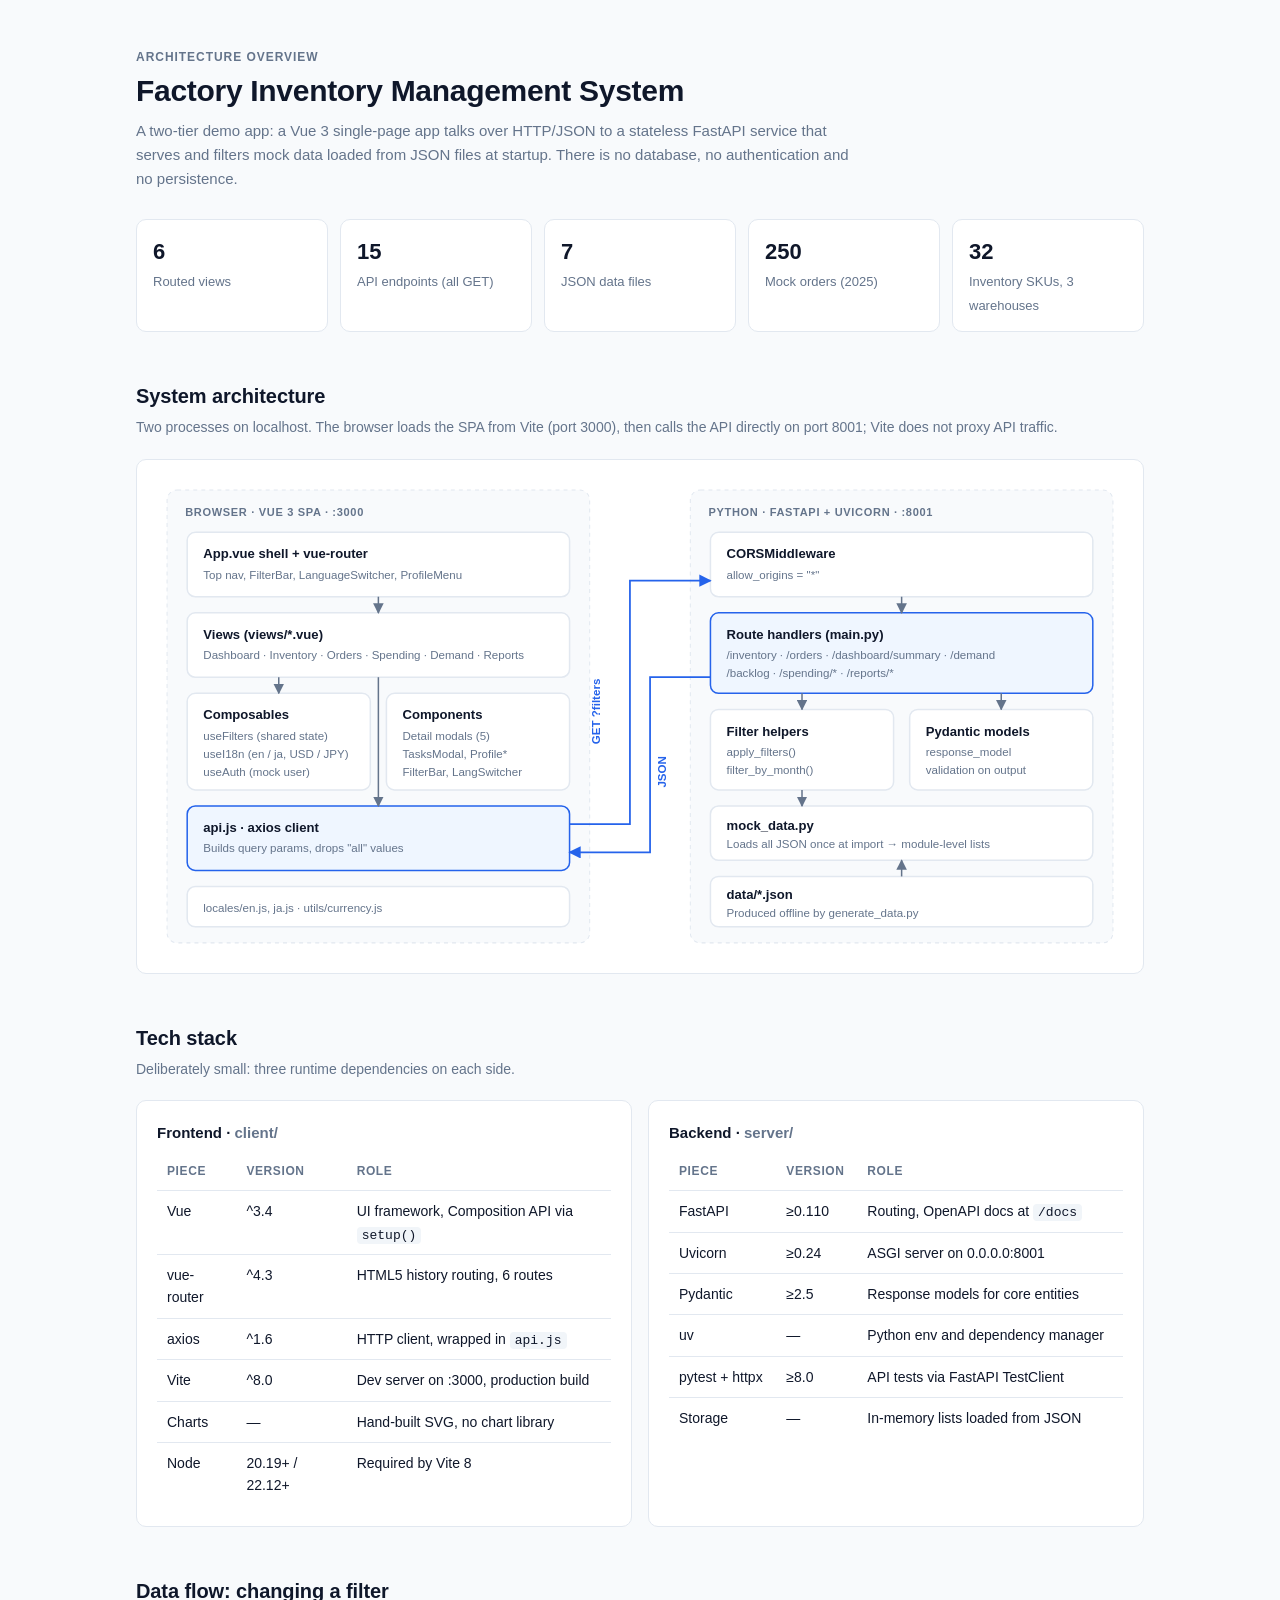
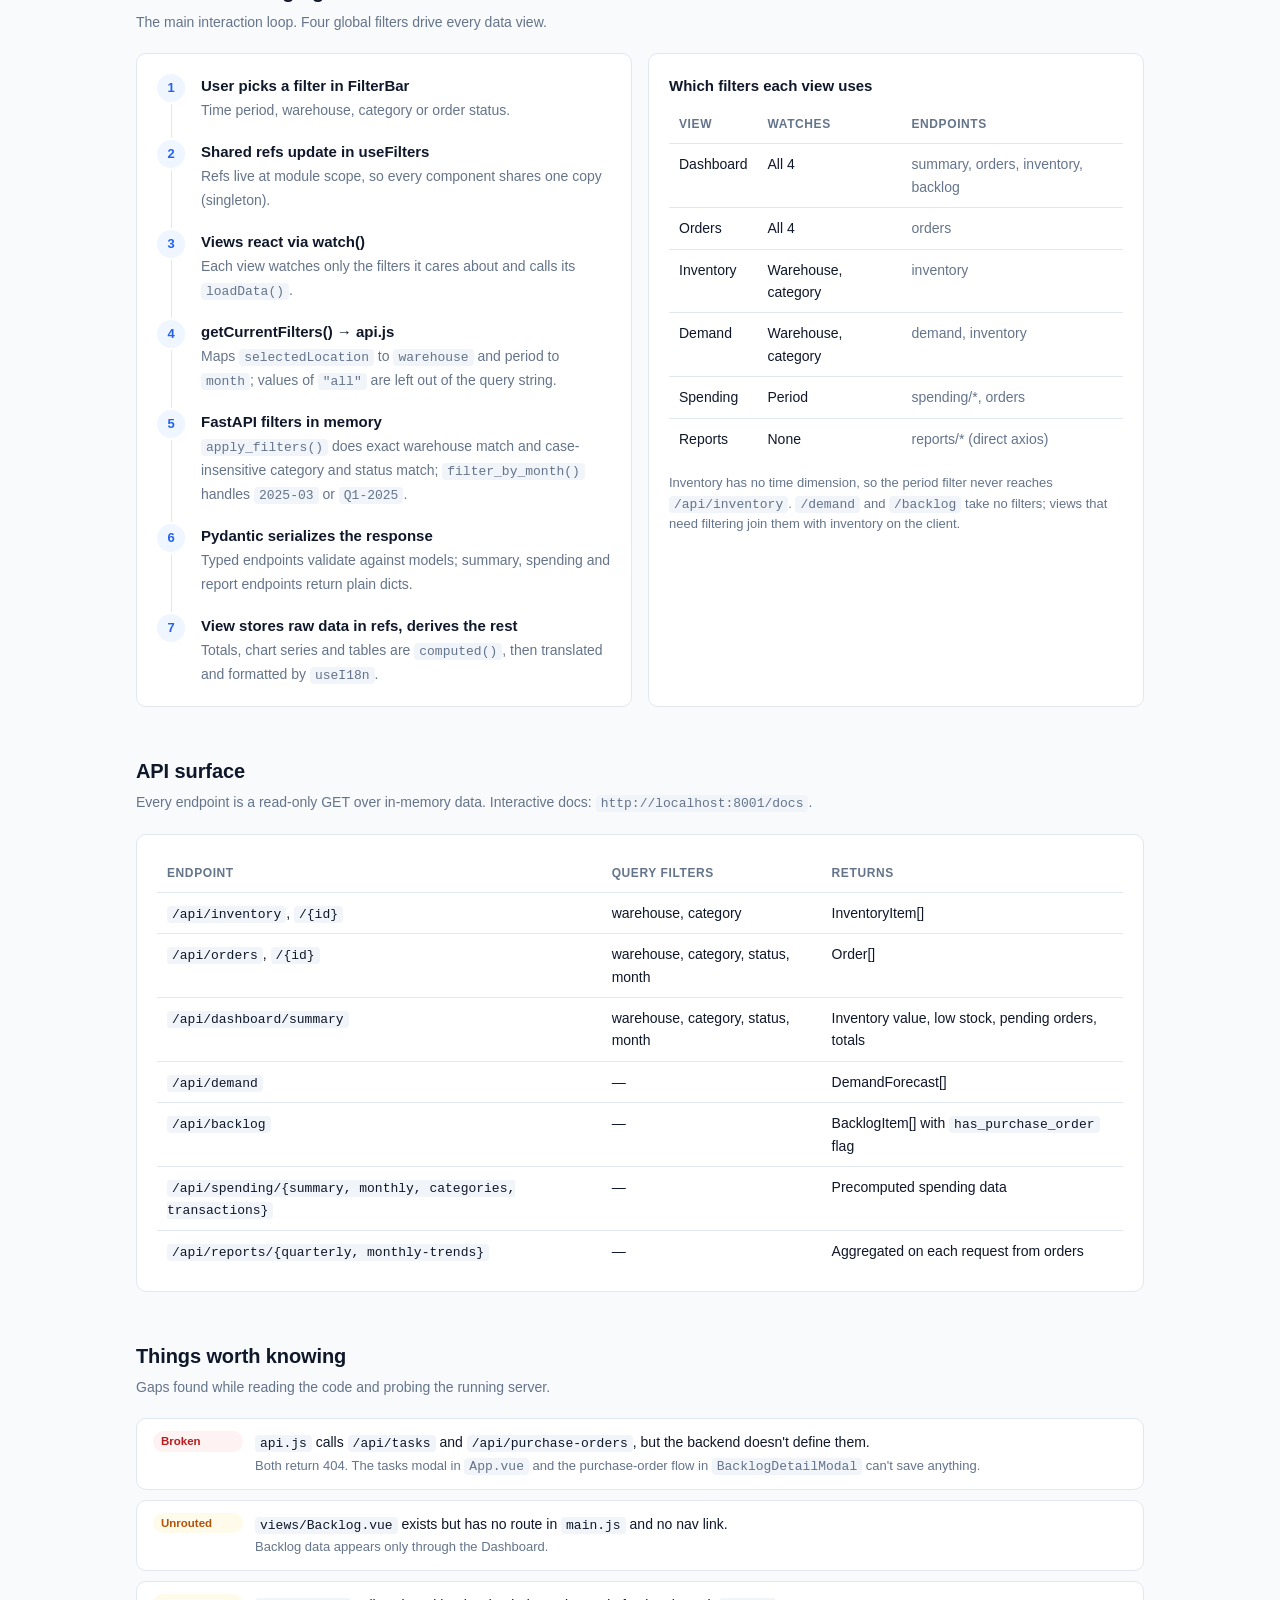
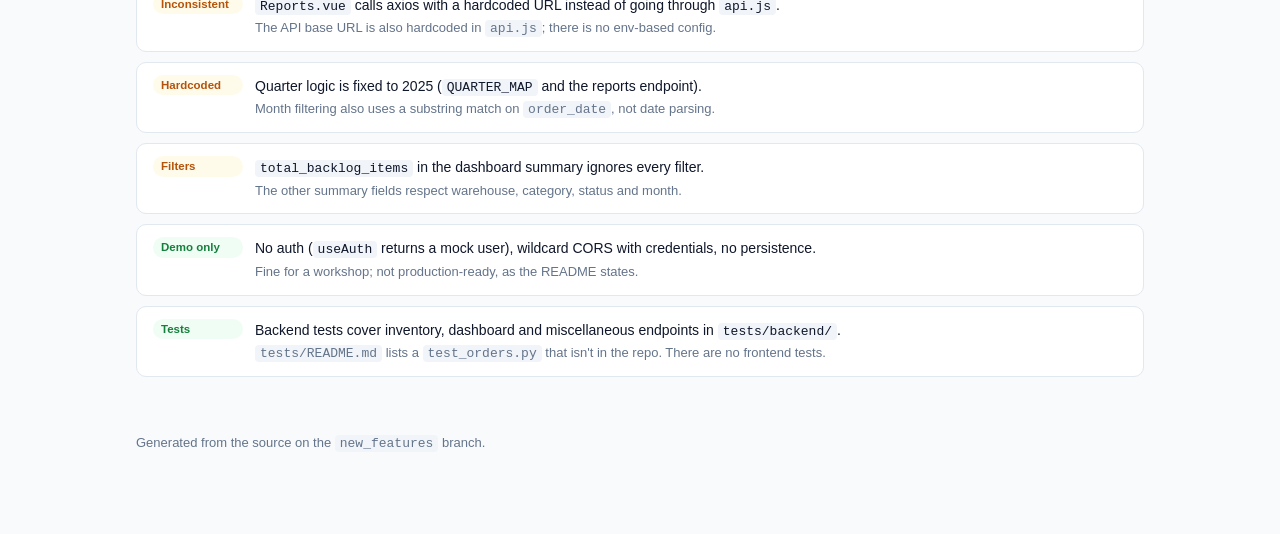
<file: docs/architecture.html>
<!doctype html>
<html lang="en">
<head>
<meta charset="utf-8">
<meta name="viewport" content="width=device-width, initial-scale=1">
<title>Inventory System Architecture</title>
<style>
  :root {
    --bg: #f8fafc;
    --surface: #ffffff;
    --text: #0f172a;
    --muted: #64748b;
    --border: #e2e8f0;
    --accent: #2563eb;
    --accent-soft: #eff6ff;
    --green: #15803d;
    --green-soft: #f0fdf4;
    --amber: #b45309;
    --amber-soft: #fffbeb;
    --red: #b91c1c;
    --red-soft: #fef2f2;
    --code-bg: #f1f5f9;
  }
  @media (prefers-color-scheme: dark) {
    :root:not([data-theme="light"]) {
      --bg: #0b1120;
      --surface: #111827;
      --text: #e2e8f0;
      --muted: #94a3b8;
      --border: #1f2937;
      --accent: #60a5fa;
      --accent-soft: #172554;
      --green: #4ade80;
      --green-soft: #052e16;
      --amber: #fbbf24;
      --amber-soft: #2a1d05;
      --red: #f87171;
      --red-soft: #2a0b0b;
      --code-bg: #1e293b;
    }
  }
  * { box-sizing: border-box; }
  body {
    margin: 0;
    background: var(--bg);
    color: var(--text);
    font: 15px/1.6 -apple-system, BlinkMacSystemFont, "Segoe UI", Inter, sans-serif;
  }
  .wrap { max-width: 1040px; margin: 0 auto; padding: 48px 16px 80px; }
  header { margin-bottom: 40px; }
  .eyebrow { font-size: 12px; letter-spacing: .08em; text-transform: uppercase; color: var(--muted); font-weight: 600; }
  h1 { font-size: 30px; line-height: 1.2; margin: 6px 0 10px; letter-spacing: -.01em; }
  h2 { font-size: 20px; margin: 0 0 4px; letter-spacing: -.005em; }
  h3 { font-size: 15px; margin: 0 0 8px; }
  .lede { color: var(--muted); max-width: 720px; margin: 0; }
  .sub { color: var(--muted); margin: 0 0 20px; font-size: 14px; }
  section { margin-top: 48px; }
  .card { background: var(--surface); border: 1px solid var(--border); border-radius: 10px; padding: 20px; }
  code { font: 13px/1.4 ui-monospace, SFMono-Regular, Menlo, monospace; background: var(--code-bg); padding: 1px 5px; border-radius: 4px; }

  .stats { display: grid; grid-template-columns: repeat(auto-fit, minmax(150px, 1fr)); gap: 12px; margin-top: 28px; }
  .stat { background: var(--surface); border: 1px solid var(--border); border-radius: 10px; padding: 14px 16px; }
  .stat b { display: block; font-size: 22px; font-variant-numeric: tabular-nums; }
  .stat span { color: var(--muted); font-size: 13px; }

  .diagram { overflow-x: auto; }
  .diagram svg { display: block; width: 100%; min-width: 640px; height: auto; }
  svg .box { fill: var(--surface); stroke: var(--border); stroke-width: 1.5; }
  svg .tier { fill: var(--bg); stroke: var(--border); stroke-dasharray: 4 4; }
  svg .hl { fill: var(--accent-soft); stroke: var(--accent); stroke-width: 1.5; }
  svg .t { fill: var(--text); font-size: 13px; font-weight: 600; }
  svg .s { fill: var(--muted); font-size: 11.5px; }
  svg .lbl { fill: var(--muted); font-size: 11px; font-weight: 600; letter-spacing: .06em; text-transform: uppercase; }
  svg .edge { stroke: var(--muted); stroke-width: 1.5; fill: none; }
  svg .edge-a { stroke: var(--accent); stroke-width: 1.75; fill: none; }
  svg .ah { fill: var(--muted); }
  svg .aa { fill: var(--accent); }
  svg .elbl { fill: var(--accent); font-size: 11.5px; font-weight: 600; }

  .grid2 { display: grid; grid-template-columns: repeat(auto-fit, minmax(300px, 1fr)); gap: 16px; }
  table { width: 100%; border-collapse: collapse; font-size: 14px; }
  th, td { text-align: left; padding: 9px 10px; border-bottom: 1px solid var(--border); vertical-align: top; }
  th { font-size: 12px; text-transform: uppercase; letter-spacing: .05em; color: var(--muted); font-weight: 600; }
  tr:last-child td { border-bottom: 0; }
  .table-wrap { overflow-x: auto; }
  .muted { color: var(--muted); }
  .pill { display: inline-block; font-size: 11.5px; font-weight: 600; padding: 1px 8px; border-radius: 999px; white-space: nowrap; }
  .pill.ok { color: var(--green); background: var(--green-soft); }
  .pill.warn { color: var(--amber); background: var(--amber-soft); }
  .pill.bad { color: var(--red); background: var(--red-soft); }

  ol.flow { list-style: none; padding: 0; margin: 0; counter-reset: s; }
  ol.flow li { counter-increment: s; position: relative; padding: 0 0 18px 44px; }
  ol.flow li::before {
    content: counter(s); position: absolute; left: 0; top: 0; width: 28px; height: 28px; border-radius: 50%;
    background: var(--accent-soft); color: var(--accent); font-weight: 700; font-size: 13px;
    display: grid; place-items: center;
  }
  ol.flow li::after { content: ""; position: absolute; left: 13.5px; top: 30px; bottom: 2px; width: 1px; background: var(--border); }
  ol.flow li:last-child::after { display: none; }
  ol.flow li:last-child { padding-bottom: 0; }
  ol.flow b { display: block; }
  ol.flow span { color: var(--muted); font-size: 14px; }

  .findings { display: grid; gap: 10px; }
  .finding { display: grid; grid-template-columns: 90px 1fr; gap: 12px; align-items: start; padding: 12px 16px; }
  .finding p { margin: 0; font-size: 14px; }
  .finding p.muted { font-size: 13px; margin-top: 2px; }
  footer { margin-top: 56px; color: var(--muted); font-size: 13px; }
  @media (max-width: 560px) {
    h1 { font-size: 24px; }
    .finding { grid-template-columns: 1fr; gap: 6px; }
  }
</style>
</head>
<body>
<div class="wrap">

<header>
  <div class="eyebrow">Architecture overview</div>
  <h1>Factory Inventory Management System</h1>
  <p class="lede">A two-tier demo app: a Vue 3 single-page app talks over HTTP/JSON to a stateless FastAPI service that serves and filters mock data loaded from JSON files at startup. There is no database, no authentication and no persistence.</p>
  <div class="stats">
    <div class="stat"><b>6</b><span>Routed views</span></div>
    <div class="stat"><b>15</b><span>API endpoints (all GET)</span></div>
    <div class="stat"><b>7</b><span>JSON data files</span></div>
    <div class="stat"><b>250</b><span>Mock orders (2025)</span></div>
    <div class="stat"><b>32</b><span>Inventory SKUs, 3 warehouses</span></div>
  </div>
</header>

<!-- ============ SYSTEM ARCHITECTURE ============ -->
<section>
  <h2>System architecture</h2>
  <p class="sub">Two processes on localhost. The browser loads the SPA from Vite (port 3000), then calls the API directly on port 8001; Vite does not proxy API traffic.</p>
  <div class="card diagram">
    <svg viewBox="0 0 960 470" role="img" aria-label="System architecture: Vue client tier calls FastAPI server tier which reads in-memory data loaded from JSON files">
      <defs>
        <marker id="m" viewBox="0 0 10 10" refX="9" refY="5" markerWidth="7" markerHeight="7" orient="auto-start-reverse"><path d="M0,0 L10,5 L0,10 z" class="ah"/></marker>
        <marker id="ma" viewBox="0 0 10 10" refX="9" refY="5" markerWidth="7" markerHeight="7" orient="auto-start-reverse"><path d="M0,0 L10,5 L0,10 z" class="aa"/></marker>
      </defs>

      <!-- Client tier -->
      <rect class="tier" x="10" y="10" width="420" height="450" rx="10"/>
      <text class="lbl" x="28" y="36">Browser · Vue 3 SPA · :3000</text>

      <rect class="box" x="30" y="52" width="380" height="64" rx="8"/>
      <text class="t" x="46" y="78">App.vue shell + vue-router</text>
      <text class="s" x="46" y="98">Top nav, FilterBar, LanguageSwitcher, ProfileMenu</text>

      <rect class="box" x="30" y="132" width="380" height="64" rx="8"/>
      <text class="t" x="46" y="158">Views (views/*.vue)</text>
      <text class="s" x="46" y="178">Dashboard · Inventory · Orders · Spending · Demand · Reports</text>

      <rect class="box" x="30" y="212" width="182" height="96" rx="8"/>
      <text class="t" x="46" y="238">Composables</text>
      <text class="s" x="46" y="258">useFilters (shared state)</text>
      <text class="s" x="46" y="276">useI18n (en / ja, USD / JPY)</text>
      <text class="s" x="46" y="294">useAuth (mock user)</text>

      <rect class="box" x="228" y="212" width="182" height="96" rx="8"/>
      <text class="t" x="244" y="238">Components</text>
      <text class="s" x="244" y="258">Detail modals (5)</text>
      <text class="s" x="244" y="276">TasksModal, Profile*</text>
      <text class="s" x="244" y="294">FilterBar, LangSwitcher</text>

      <rect class="hl" x="30" y="324" width="380" height="64" rx="8"/>
      <text class="t" x="46" y="350">api.js · axios client</text>
      <text class="s" x="46" y="370">Builds query params, drops "all" values</text>

      <rect class="box" x="30" y="404" width="380" height="40" rx="8"/>
      <text class="s" x="46" y="429">locales/en.js, ja.js · utils/currency.js</text>

      <!-- Server tier -->
      <rect class="tier" x="530" y="10" width="420" height="450" rx="10"/>
      <text class="lbl" x="548" y="36">Python · FastAPI + Uvicorn · :8001</text>

      <rect class="box" x="550" y="52" width="380" height="64" rx="8"/>
      <text class="t" x="566" y="78">CORSMiddleware</text>
      <text class="s" x="566" y="98">allow_origins = "*"</text>

      <rect class="hl" x="550" y="132" width="380" height="80" rx="8"/>
      <text class="t" x="566" y="158">Route handlers (main.py)</text>
      <text class="s" x="566" y="178">/inventory · /orders · /dashboard/summary · /demand</text>
      <text class="s" x="566" y="196">/backlog · /spending/* · /reports/*</text>

      <rect class="box" x="550" y="228" width="182" height="80" rx="8"/>
      <text class="t" x="566" y="254">Filter helpers</text>
      <text class="s" x="566" y="274">apply_filters()</text>
      <text class="s" x="566" y="292">filter_by_month()</text>

      <rect class="box" x="748" y="228" width="182" height="80" rx="8"/>
      <text class="t" x="764" y="254">Pydantic models</text>
      <text class="s" x="764" y="274">response_model</text>
      <text class="s" x="764" y="292">validation on output</text>

      <rect class="box" x="550" y="324" width="380" height="54" rx="8"/>
      <text class="t" x="566" y="348">mock_data.py</text>
      <text class="s" x="566" y="366">Loads all JSON once at import → module-level lists</text>

      <rect class="box" x="550" y="394" width="380" height="50" rx="8"/>
      <text class="t" x="566" y="416">data/*.json</text>
      <text class="s" x="566" y="434">Produced offline by generate_data.py</text>

      <!-- Edges -->
      <path class="edge" d="M220 116 V132" marker-end="url(#m)"/>
      <path class="edge" d="M121 196 V212" marker-end="url(#m)"/>
      <path class="edge" d="M220 196 V324" marker-end="url(#m)"/>
      <path class="edge" d="M740 116 V132" marker-end="url(#m)"/>
      <path class="edge" d="M641 212 V228" marker-end="url(#m)"/>
      <path class="edge" d="M839 212 V228" marker-end="url(#m)"/>
      <path class="edge" d="M641 308 V324" marker-end="url(#m)"/>
      <path class="edge" d="M740 394 V378" marker-end="url(#m)"/>

      <path class="edge-a" d="M410 342 H470 V100 H550" marker-end="url(#ma)"/>
      <path class="edge-a" d="M550 196 H490 V370 H410" marker-end="url(#ma)"/>
      <text class="elbl" x="440" y="230" transform="rotate(-90 440 230)" text-anchor="middle">GET ?filters</text>
      <text class="elbl" x="506" y="290" transform="rotate(-90 506 290)" text-anchor="middle">JSON</text>
    </svg>
  </div>
</section>

<!-- ============ TECH STACK ============ -->
<section>
  <h2>Tech stack</h2>
  <p class="sub">Deliberately small: three runtime dependencies on each side.</p>
  <div class="grid2">
    <div class="card">
      <h3>Frontend · <span class="muted">client/</span></h3>
      <div class="table-wrap"><table>
        <tr><th>Piece</th><th>Version</th><th>Role</th></tr>
        <tr><td>Vue</td><td>^3.4</td><td>UI framework, Composition API via <code>setup()</code></td></tr>
        <tr><td>vue-router</td><td>^4.3</td><td>HTML5 history routing, 6 routes</td></tr>
        <tr><td>axios</td><td>^1.6</td><td>HTTP client, wrapped in <code>api.js</code></td></tr>
        <tr><td>Vite</td><td>^8.0</td><td>Dev server on :3000, production build</td></tr>
        <tr><td>Charts</td><td>—</td><td>Hand-built SVG, no chart library</td></tr>
        <tr><td>Node</td><td>20.19+ / 22.12+</td><td>Required by Vite 8</td></tr>
      </table></div>
    </div>
    <div class="card">
      <h3>Backend · <span class="muted">server/</span></h3>
      <div class="table-wrap"><table>
        <tr><th>Piece</th><th>Version</th><th>Role</th></tr>
        <tr><td>FastAPI</td><td>≥0.110</td><td>Routing, OpenAPI docs at <code>/docs</code></td></tr>
        <tr><td>Uvicorn</td><td>≥0.24</td><td>ASGI server on 0.0.0.0:8001</td></tr>
        <tr><td>Pydantic</td><td>≥2.5</td><td>Response models for core entities</td></tr>
        <tr><td>uv</td><td>—</td><td>Python env and dependency manager</td></tr>
        <tr><td>pytest + httpx</td><td>≥8.0</td><td>API tests via FastAPI TestClient</td></tr>
        <tr><td>Storage</td><td>—</td><td>In-memory lists loaded from JSON</td></tr>
      </table></div>
    </div>
  </div>
</section>

<!-- ============ DATA FLOW ============ -->
<section>
  <h2>Data flow: changing a filter</h2>
  <p class="sub">The main interaction loop. Four global filters drive every data view.</p>
  <div class="grid2">
    <div class="card">
      <ol class="flow">
        <li><b>User picks a filter in FilterBar</b><span>Time period, warehouse, category or order status.</span></li>
        <li><b>Shared refs update in useFilters</b><span>Refs live at module scope, so every component shares one copy (singleton).</span></li>
        <li><b>Views react via watch()</b><span>Each view watches only the filters it cares about and calls its <code>loadData()</code>.</span></li>
        <li><b>getCurrentFilters() → api.js</b><span>Maps <code>selectedLocation</code> to <code>warehouse</code> and period to <code>month</code>; values of <code>"all"</code> are left out of the query string.</span></li>
        <li><b>FastAPI filters in memory</b><span><code>apply_filters()</code> does exact warehouse match and case-insensitive category and status match; <code>filter_by_month()</code> handles <code>2025-03</code> or <code>Q1-2025</code>.</span></li>
        <li><b>Pydantic serializes the response</b><span>Typed endpoints validate against models; summary, spending and report endpoints return plain dicts.</span></li>
        <li><b>View stores raw data in refs, derives the rest</b><span>Totals, chart series and tables are <code>computed()</code>, then translated and formatted by <code>useI18n</code>.</span></li>
      </ol>
    </div>
    <div class="card">
      <h3>Which filters each view uses</h3>
      <div class="table-wrap"><table>
        <tr><th>View</th><th>Watches</th><th>Endpoints</th></tr>
        <tr><td>Dashboard</td><td>All 4</td><td class="muted">summary, orders, inventory, backlog</td></tr>
        <tr><td>Orders</td><td>All 4</td><td class="muted">orders</td></tr>
        <tr><td>Inventory</td><td>Warehouse, category</td><td class="muted">inventory</td></tr>
        <tr><td>Demand</td><td>Warehouse, category</td><td class="muted">demand, inventory</td></tr>
        <tr><td>Spending</td><td>Period</td><td class="muted">spending/*, orders</td></tr>
        <tr><td>Reports</td><td>None</td><td class="muted">reports/* (direct axios)</td></tr>
      </table></div>
      <p class="muted" style="font-size:13px;margin:14px 0 0">Inventory has no time dimension, so the period filter never reaches <code>/api/inventory</code>. <code>/demand</code> and <code>/backlog</code> take no filters; views that need filtering join them with inventory on the client.</p>
    </div>
  </div>
</section>

<!-- ============ API ============ -->
<section>
  <h2>API surface</h2>
  <p class="sub">Every endpoint is a read-only GET over in-memory data. Interactive docs: <code>http://localhost:8001/docs</code>.</p>
  <div class="card table-wrap">
    <table>
      <tr><th>Endpoint</th><th>Query filters</th><th>Returns</th></tr>
      <tr><td><code>/api/inventory</code>, <code>/{id}</code></td><td>warehouse, category</td><td>InventoryItem[]</td></tr>
      <tr><td><code>/api/orders</code>, <code>/{id}</code></td><td>warehouse, category, status, month</td><td>Order[]</td></tr>
      <tr><td><code>/api/dashboard/summary</code></td><td>warehouse, category, status, month</td><td>Inventory value, low stock, pending orders, totals</td></tr>
      <tr><td><code>/api/demand</code></td><td>—</td><td>DemandForecast[]</td></tr>
      <tr><td><code>/api/backlog</code></td><td>—</td><td>BacklogItem[] with <code>has_purchase_order</code> flag</td></tr>
      <tr><td><code>/api/spending/{summary, monthly, categories, transactions}</code></td><td>—</td><td>Precomputed spending data</td></tr>
      <tr><td><code>/api/reports/{quarterly, monthly-trends}</code></td><td>—</td><td>Aggregated on each request from orders</td></tr>
    </table>
  </div>
</section>

<!-- ============ FINDINGS ============ -->
<section>
  <h2>Things worth knowing</h2>
  <p class="sub">Gaps found while reading the code and probing the running server.</p>
  <div class="findings">
    <div class="card finding"><span class="pill bad">Broken</span><div>
      <p><code>api.js</code> calls <code>/api/tasks</code> and <code>/api/purchase-orders</code>, but the backend doesn't define them.</p>
      <p class="muted">Both return 404. The tasks modal in <code>App.vue</code> and the purchase-order flow in <code>BacklogDetailModal</code> can't save anything.</p>
    </div></div>
    <div class="card finding"><span class="pill warn">Unrouted</span><div>
      <p><code>views/Backlog.vue</code> exists but has no route in <code>main.js</code> and no nav link.</p>
      <p class="muted">Backlog data appears only through the Dashboard.</p>
    </div></div>
    <div class="card finding"><span class="pill warn">Inconsistent</span><div>
      <p><code>Reports.vue</code> calls axios with a hardcoded URL instead of going through <code>api.js</code>.</p>
      <p class="muted">The API base URL is also hardcoded in <code>api.js</code>; there is no env-based config.</p>
    </div></div>
    <div class="card finding"><span class="pill warn">Hardcoded</span><div>
      <p>Quarter logic is fixed to 2025 (<code>QUARTER_MAP</code> and the reports endpoint).</p>
      <p class="muted">Month filtering also uses a substring match on <code>order_date</code>, not date parsing.</p>
    </div></div>
    <div class="card finding"><span class="pill warn">Filters</span><div>
      <p><code>total_backlog_items</code> in the dashboard summary ignores every filter.</p>
      <p class="muted">The other summary fields respect warehouse, category, status and month.</p>
    </div></div>
    <div class="card finding"><span class="pill ok">Demo only</span><div>
      <p>No auth (<code>useAuth</code> returns a mock user), wildcard CORS with credentials, no persistence.</p>
      <p class="muted">Fine for a workshop; not production-ready, as the README states.</p>
    </div></div>
    <div class="card finding"><span class="pill ok">Tests</span><div>
      <p>Backend tests cover inventory, dashboard and miscellaneous endpoints in <code>tests/backend/</code>.</p>
      <p class="muted"><code>tests/README.md</code> lists a <code>test_orders.py</code> that isn't in the repo. There are no frontend tests.</p>
    </div></div>
  </div>
</section>

<footer>Generated from the source on the <code>new_features</code> branch.</footer>
</div>
</body>
</html>
</file>
